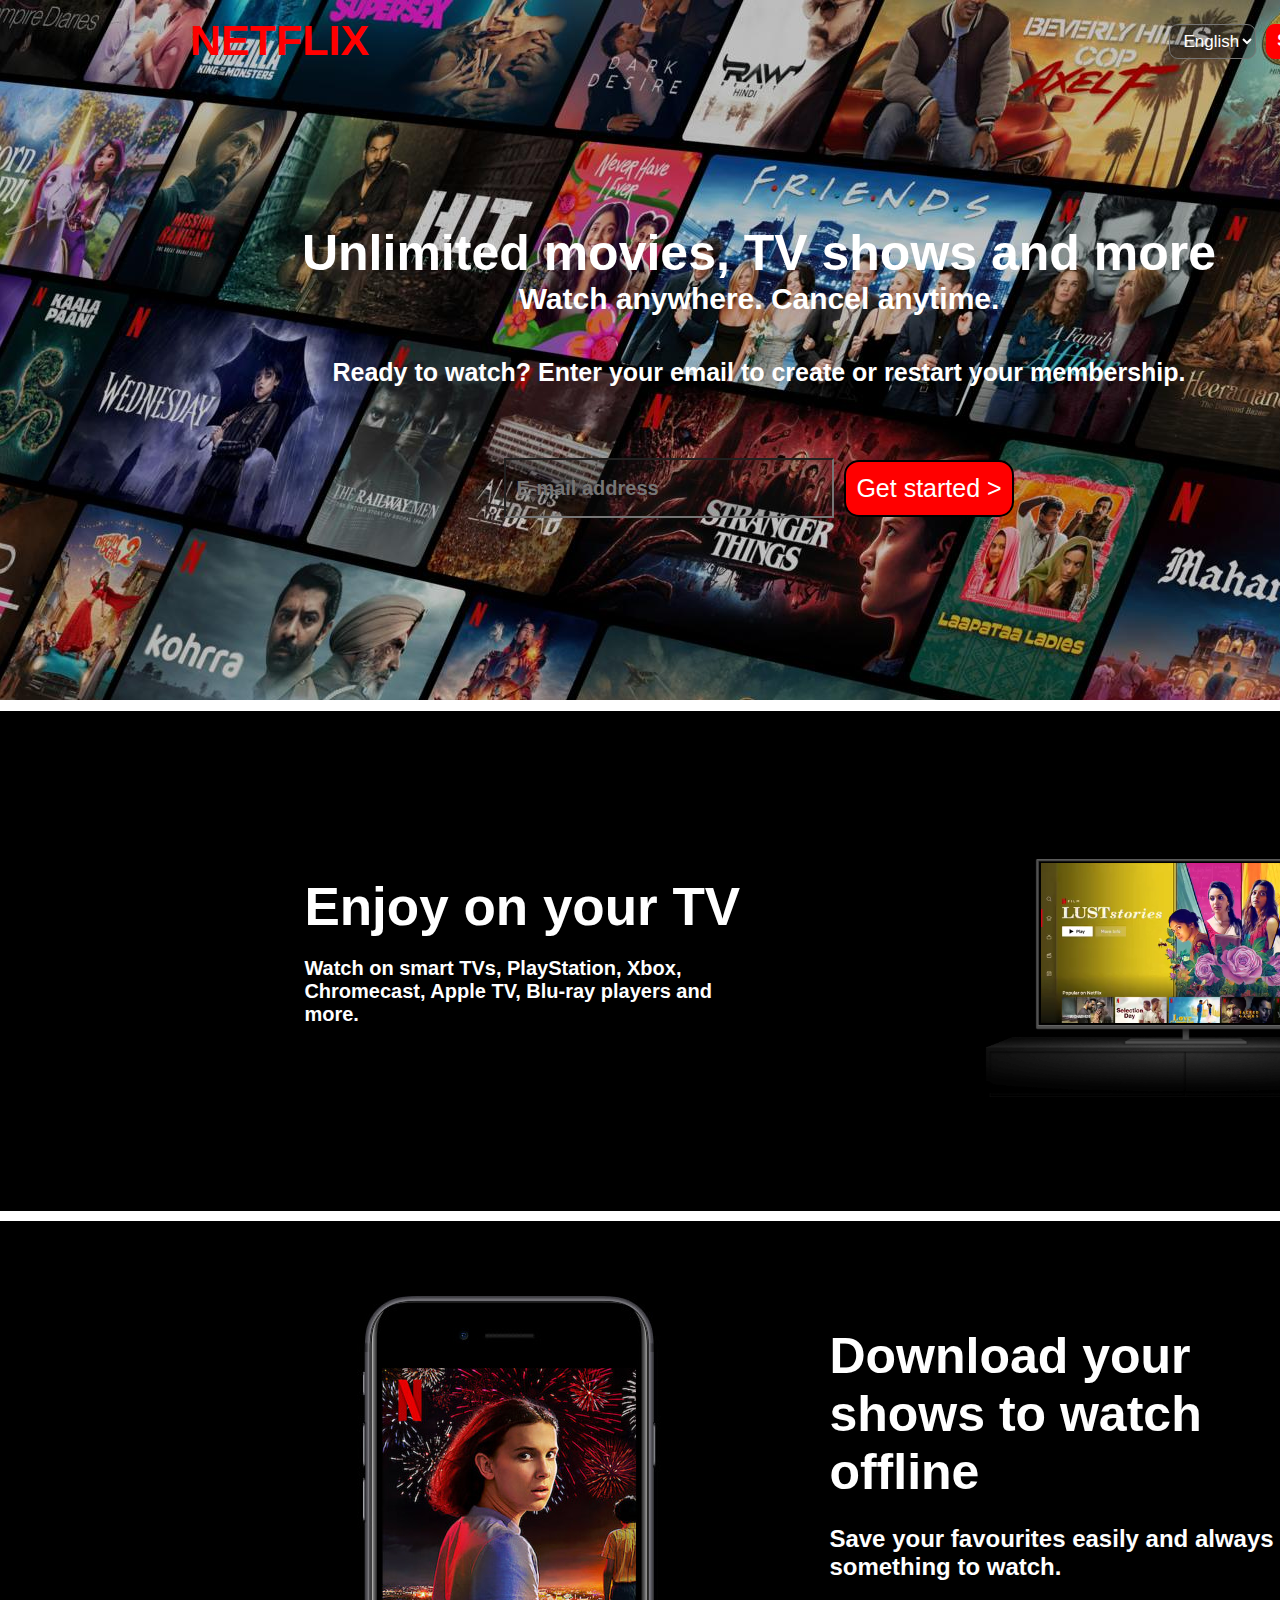
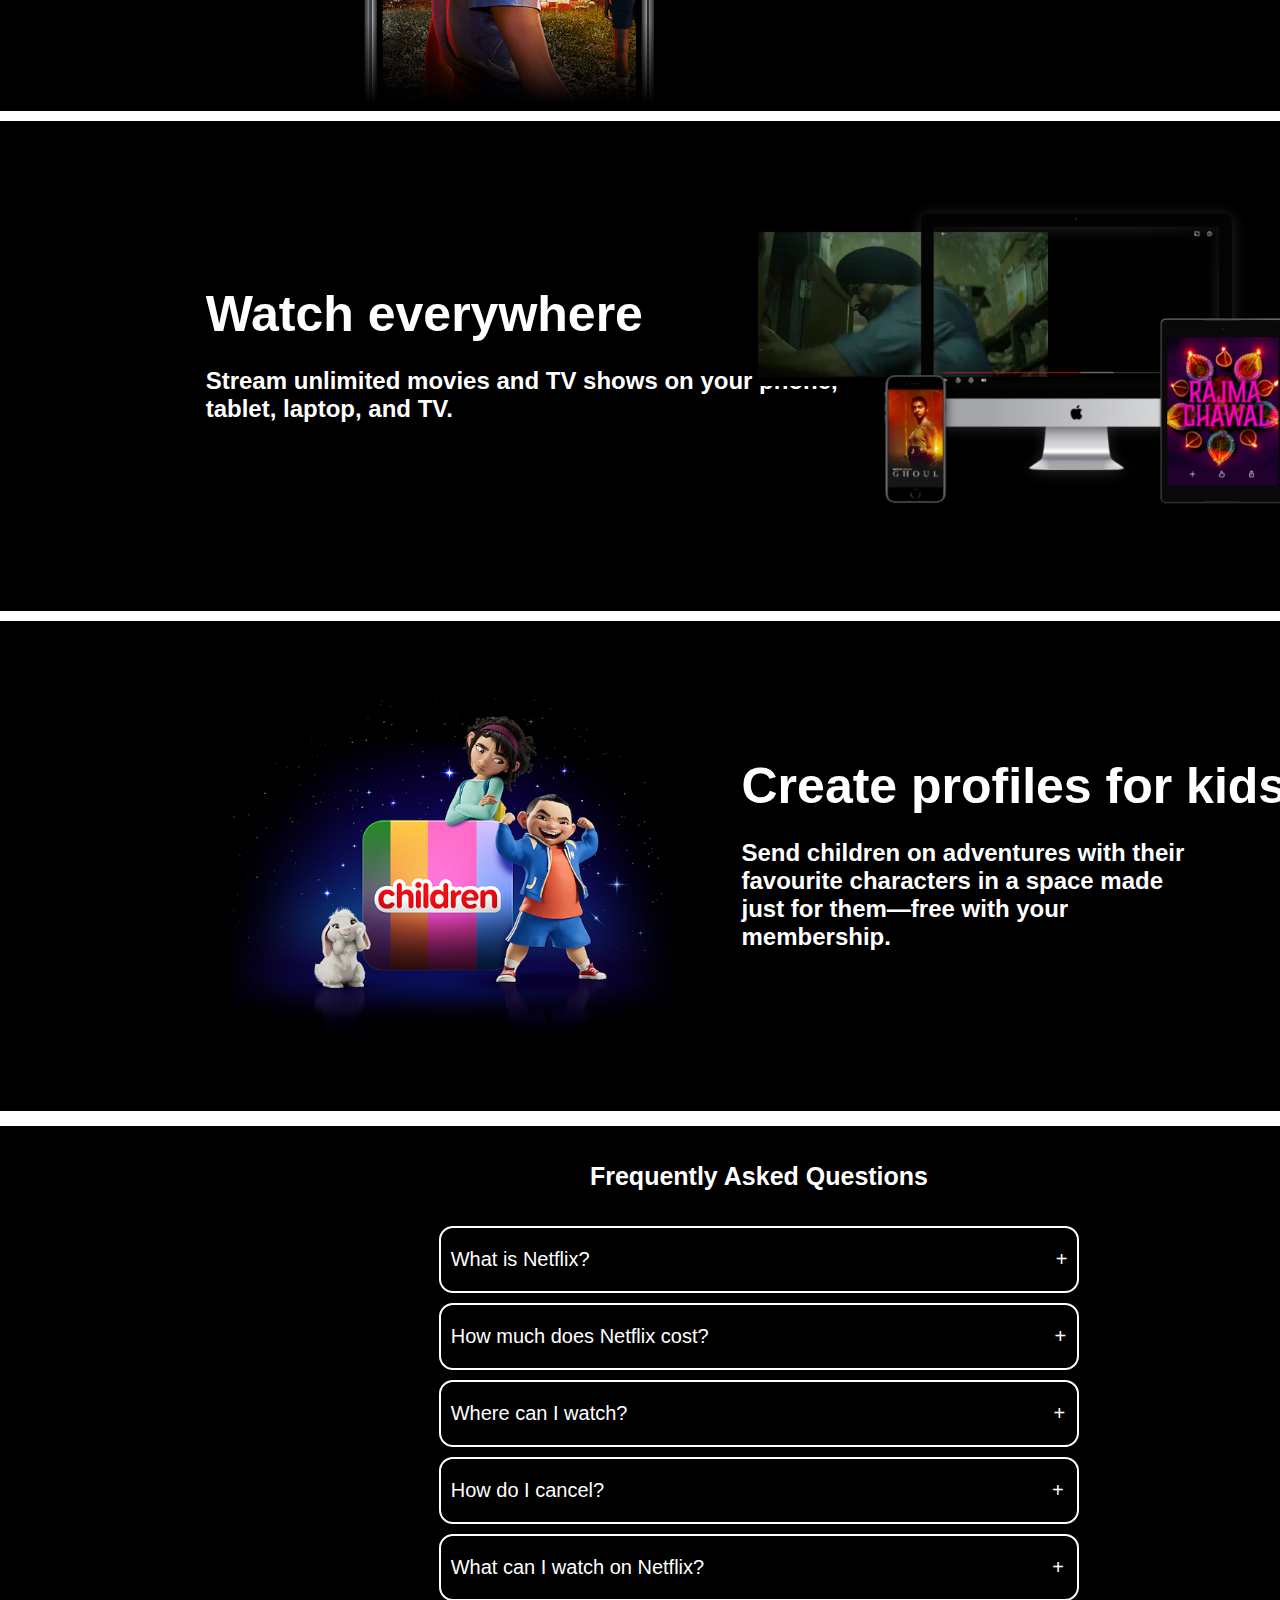
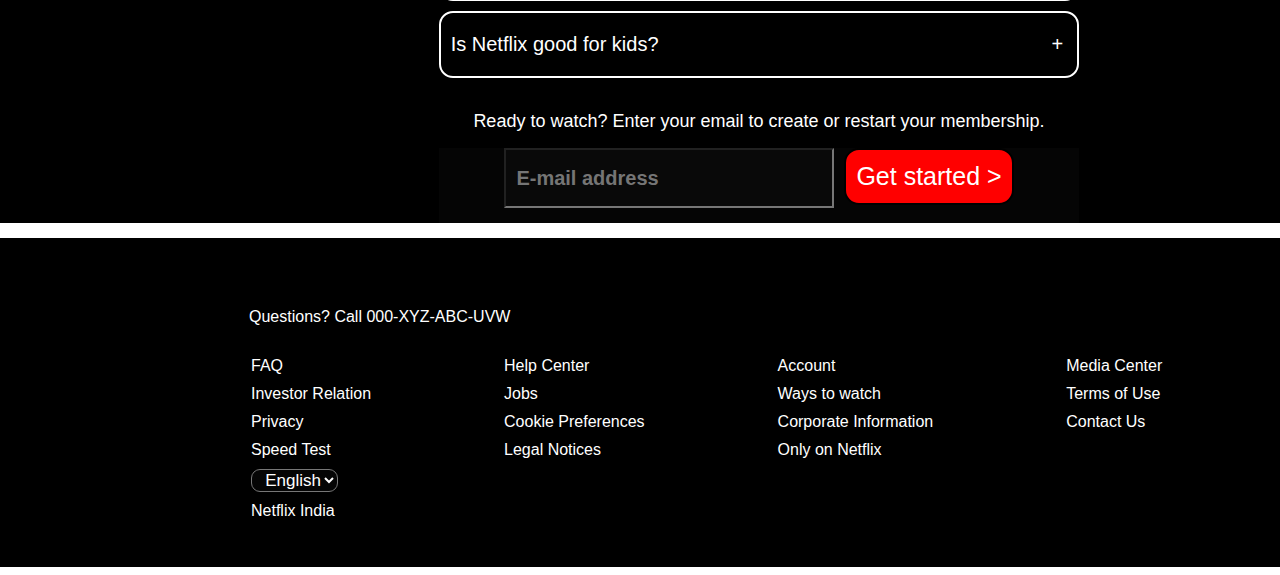
<file: index.html>
<!DOCTYPE html>
<html lang="en">

<head>
    <meta charset="UTF-8">
    <meta name="viewport" content="width=device-width, initial-scale=1.0">
    <title>Netflix India - Watch TV Shows Online, Watch Movies Online</title>
    <link rel="stylesheet" href="style.css">
    <link rel="shortcut icon" href="Netflix images and videos/favicon.ico" type="image/x-icon">
</head>

<body>
    <header>
        <nav>
            <ul class="first_ul">
                <li class="first_li">NETFLIX</li>
                <li class="first_li">
                    <select class="language-1">
                        <option value="English">English</option>
                        <option value="Hindi">Hindi</option>
                    </select>
                </li>
                <li class="first_li">Sign In</li>

            </ul>

        </nav>
        <div class="content-1">
            Unlimited movies, TV shows and more
        </div>
        <div class="content-2">
            Watch anywhere. Cancel anytime.
        </div>
        <div class="content-3">
            Ready to watch? Enter your email to create or restart your membership.
        </div>
        <div class="content-4">
            <form action="post">
                <div class="email-box">
                    <input type="text" name="UserName" id="Username" placeholder="E-mail address">
                    <button>Get started ></button>
                </div>

            </form>

    </div>
    </header>
    <main class="box-1">
        <div class="content-5">
            Enjoy on your TV
            <p>Watch on smart TVs, PlayStation, Xbox, Chromecast, Apple TV, Blu-ray players and more.</p>
        </div>
        <div class="content-6">
            <img src="Netflix images and videos/tv.png" alt="" height="300px">
            <video src="Netflix images and videos/video-1.m4v"
                  autoplay loop height="160px"></video>
        </div>
    </main>
    <main class="box-2">
        <div class="content-7">
            <img src="Netflix images and videos/mobile-0819.jpg" alt="">
        </div>
        <div class="content-8">
            Download your shows to watch offline
            <p>Save your favourites easily and always have something to watch.</p>
        </div>
    </main>
    <main class="box-3">
        <div class="content-9">
            Watch everywhere
            <p>Stream unlimited movies and TV shows on your phone, tablet, laptop, and TV.</p>
        </div>
        <div class="content-10">
            <img src="Netflix images and videos/device-pile-in.png" alt="" height="350px">
            <video src="Netflix images and videos/video-2.m4v" height="300px" width="290px" autoplay loop></video>
        </div>
    </main>
    <main class="box-4">
        <div class="content-11">
            <img src="Netflix images and videos/children.png" alt="" height="350px">
        </div>
        <div class="content-12">
            Create profiles for kids
            <p>Send children on adventures with their favourite characters in a space made just for them—free with your
                membership.</p>
        </div>
    </main>
    <main class="box-5">
        <div class="content-13">
            Frequently Asked Questions
        </div>
        <div class="content-14">
            <div class="rect-1">
                What is Netflix?
                <p>+</p>
            </div>
            <div class="rect-2">
                How much does Netflix cost?
                <p>+</p>
            </div>
            <div class="rect-3">
                Where can I watch?
                <p>+</p>
            </div>
            <div class="rect-4">
                How do I cancel?
                <p>+</p>
            </div>
            <div class="rect-5">
                What can I watch on Netflix?
                <p>+</p>
            </div>
            <div class="rect-6">
                Is Netflix good for kids?
                <p>+</p>
            </div>
        </div>
        <div class="content-15">
            Ready to watch? Enter your email to create or restart your membership.
        </div>
        <div class="email-box-2">
            <input type="text" name="UserName" id="Username" placeholder="E-mail address">
            <button>Get started ></button>
        </div>
    </main>
    <main class="box-6">
        <div class="content-16">
            Questions? Call 000-XYZ-ABC-UVW
        </div>
        <div class="content-17">
            <ul class="last_ul_1">
                <li class="last-ul">FAQ</li>
                <li class="last-ul">Investor Relation</li>
                <li class="last-ul">Privacy</li>
                <li class="last-ul">Speed Test</li>
                <li class="last-ul">
                    <select class="language-2">
                        <option value="English">English</option>
                        <option value="Hindi">Hindi</option>
                    </select>
                </li>
                <li class="last-ul">Netflix India</li>
            </ul>
            <ul class="last_ul_2">
                <li class="last-ul-2">Help Center</li>
                <li class="last-ul-2">Jobs</li>
                <li class="last-ul-2">Cookie Preferences</li>
                <li class="last-ul-2">Legal Notices</li>
            </ul>
            <ul class="last_ul_3">
                <li class="last-ul-3">Account</li>
                <li class="last-ul-3">Ways to watch</li>
                <li class="last-ul-3">Corporate Information</li>
                <li class="last-ul-3">Only on Netflix</li>
            </ul>
            <ul class="last_ul_4">
                <li class="last-ul-4">Media Center</li>
                <li class="last-ul-4">Terms of Use</li>
                <li class="last-ul-4">Contact Us</li>
            </ul>
        </div>
    </main>



</body>

</html>
</file>
<file: style.css>
body{
    display: grid;
    grid-template-rows: 703px 500px 500px 500px 500px 712px 344px;
    font-family: sans-serif;
}
header {
    background-color: black;
    display: grid;
    grid-template-rows: 82px 200px 76px 100px;
    margin: -8px -9px;
    width: 1520px;
    height: 700px;
    background-image: url(first-image.jpg);
    opacity: 1;
    background-color: black;
}
nav {
    display: grid;
}

.first_ul {
    display: flex;
    padding: 0;
}

.first_li {
    list-style: none;
}

.first_li:first-child {
    margin-left: 191px;
    font-weight: bolder; 
    font-size: 43px;
    color: red;
}

.language-1 {
    margin-left: 800px;
    width: 87px;
    height: 35px;
    border-radius: 9px;
    text-align: right;
    font-size: 17px;
    cursor: pointer;
    background-color: rgba(23,23,23,0.2);
    color: white;
}

.first_li:nth-child(2) {
    align-self: center;
}

.first_li:nth-child(3) {
    box-sizing: border-box;
    border: 2px solid red;
    margin-left: 10px;
    width: 75px;
    height: 35px;
    padding-left: 9px;
    padding-top: 6px;
    border-radius: 9px;
    font-weight: 700;
    background-color: red;
    color: white;
    align-self: center;
    cursor: pointer;
}

.content-1 {
    color: white;
    font-size: 50px;
    font-weight: 600;
    justify-self: center;
    align-self: flex-end;
}

.content-2 {
    color: white;
    font-size: 30px;
    font-weight: 600;
    justify-self: center;
}

.content-3 {
    color: white;
    font-size: 25px;
    font-weight: 600;
    justify-self: center;
}

.content-4 {
    justify-self: center;
}

input {
    background-color: rgba(23,23,23,0.2);
    width: 330px;
    height: 60px;
    font-size: 20px;
    font-weight: bold;
    color: white;
    padding-left: 10px;
    box-sizing: border-box;
}

button {
    display: inline-block;
    box-sizing: border-box;
    padding: 12px 10px;
    margin-left: 10px;
    color: white;
    font-size: 25px;
    border: 2px solid black;
    background-color: red;
    border-radius: 15px;
    cursor: pointer;
}

.email-box {
    position: relative;
    display: flex;
    align-items: center;
}
.box-1{
    background-color: black;
    display: flex;
    justify-content: center;
    column-gap: 189px;
    width: 1520px;
    margin-left: -9px;
    flex-wrap: wrap;
}
.content-5{
    font-size: 53px;
    font-weight: bolder;
    color: white;
    align-self: center;
}
.content-5 p{
    color: white;
    font-size: 20px;
    width: 33vw;
}
.content-6{
    align-self: center;
   position: relative;
}
.content-6 img{
position: absolute;
top: -80px;
    right: -172px;
    z-index: 1;
}
.content-6 video{
position: relative;
top: -16px;
    right: -112px;
}
.box-2{
    display: flex;
    background-color: black;
    margin-top: 10px;
    margin-left: -9px;
    justify-content: center;
    align-items: center;
    flex-wrap: wrap;
}
.content-8{
    color: white;
    font-size: 50px;
    font-weight: 800;
    width: 39vw;
}
.content-8 p{
    font-size: 24px;
    width: 42vw;
}
.box-3{
    display: flex;
    background-color: black;
    margin-top: 10px;
    margin-left: -9px;
    justify-content: center;
    align-items: center;
    flex-wrap: wrap;
}
.content-10 img{
position: relative;
z-index: 1;
}
.content-10 video{
position: absolute;
right: 232px;
    margin-top: -34px;
}
.content-9{
    color: white;
    font-size: 50px;
    font-weight: bolder;
}
.content-9 p{
    font-size: 24px;
    width: 50vw;
}
.box-4{
    display: flex;
    background-color: black;
    margin-top: 10px;
    margin-left: -9px;
    justify-content: center;
    align-items: center;
    column-gap: 43px;
    flex-wrap: wrap;
}
.content-12{
    color: white;
    font-size: 50px;
    font-weight: bolder;
}
.content-12 p{
    font-size: 24px;
    width: 35vw;
}
.box-5{
    display: grid;
    background-color: black;
    margin-top: 15px;
    margin-left: -9px;
    justify-content: center;
    grid-template-rows: 100px 485px 37px;
    flex-wrap: wrap;
}
.content-13{
    color: white;
    align-self: center;
    justify-self: center;
    font-size: 25px;
    font-weight: bolder;
}
.content-14{
    color: white;
}
.rect-1{
    display: flex;
    align-items: center;
    column-gap: 466px;
    border: 2px solid white;
    border-radius: 14px;
    padding-left: 10px;
    font-size: 20px;
    transition: all 0.3s ease-out;
}
.rect-1:hover{
    background-color: rgb(53, 52, 52);
}
.rect-1 p{
    padding-right: 10px;
}
.rect-2{
    display: flex;
    align-items: center;
    column-gap: 346px;
    border: 2px solid white;
    border-radius: 14px;
    padding-left: 10px;
    font-size: 20px;
    margin-top: 10px;
    transition: all 0.3s ease-out;
}
.rect-2:hover{
    background-color: rgb(53, 52, 52);
}
.rect-2 p{
    padding-right: 10px;
}
.rect-3{
    display: flex;
    align-items: center;
    column-gap: 426px;
    border: 2px solid white;
    border-radius: 14px;
    padding-left: 10px;
    font-size: 20px;
    margin-top: 10px;
    transition: all 0.3s ease-out;
}
.rect-3:hover{
    background-color: rgb(53, 52, 52);
}
.rect-3 p{
    padding-right: 10px;
}
.rect-4{
    display: flex;
    align-items: center;
    column-gap: 448px;
    border: 2px solid white;
    border-radius: 14px;
    padding-left: 10px;
    font-size: 20px;
    margin-top: 10px;
    transition: all 0.3s ease-out;
}
.rect-4:hover{
    background-color: rgb(53, 52, 52);
}
.rect-4 p{
    padding-right: 10px;
}
.rect-5{
    display: flex;
    align-items: center;
    column-gap: 348px;
    border: 2px solid white;
    border-radius: 14px;
    padding-left: 10px;
    font-size: 20px;
    margin-top: 10px;
    transition: all 0.3s ease-out;
}
.rect-5:hover{
    background-color: rgb(53, 52, 52);
}
.rect-5 p{
    padding-right: 10px;
}
.rect-6{
    display: flex;
    align-items: center;
    column-gap: 393px;
    border: 2px solid white;
    border-radius: 14px;
    padding-left: 10px;
    font-size: 20px;
    margin-top: 10px;
    transition: all 0.3s ease-out;
}
.rect-6:hover{
    background-color: rgb(53, 52, 52);
}
.rect-6 p{
    padding-right: 10px;
}
.content-15{
    color: white;
    justify-self: center;
    font-size: 18px;
}
.email-box-2{
    position: relative;
    display: flex;
    align-items: start;
    justify-content: center;
    background-color: rgba(23,23,23,0.2);
}
.box-6{
    background-color: black;
    margin-top: 15px;
    margin-left: -9px;
    color: white;
}
.last-ul{
    list-style: none;
}
.last_ul_1{
    display: grid;
    row-gap: 10px;
}
.last-ul-2{
    list-style: none;
}
.last-ul-3{
    list-style: none;
}
.last-ul-4{
    list-style: none;
}
.content-17{
    display: flex;
    margin-left: 212px;
    column-gap: 93px;
    margin-top: 15px;
}
.last_ul_2{
    display: grid;
    row-gap: 10px;
    height: 80px;
}
.last_ul_3{
    display: grid;
    row-gap: 10px;
    height: 80px;
}
.last_ul_4{
    display: grid;
    row-gap: 10px;
    height: 60px;
}
.content-16{
    margin-left: 250px;
    margin-top: 70px;
}
.language-2{
    width: 87px;
    border-radius: 9px;
    text-align: right;
    font-size: 17px;   
    background-color: rgba(23,23,23,0.2);
    color: white;
}
</file>
